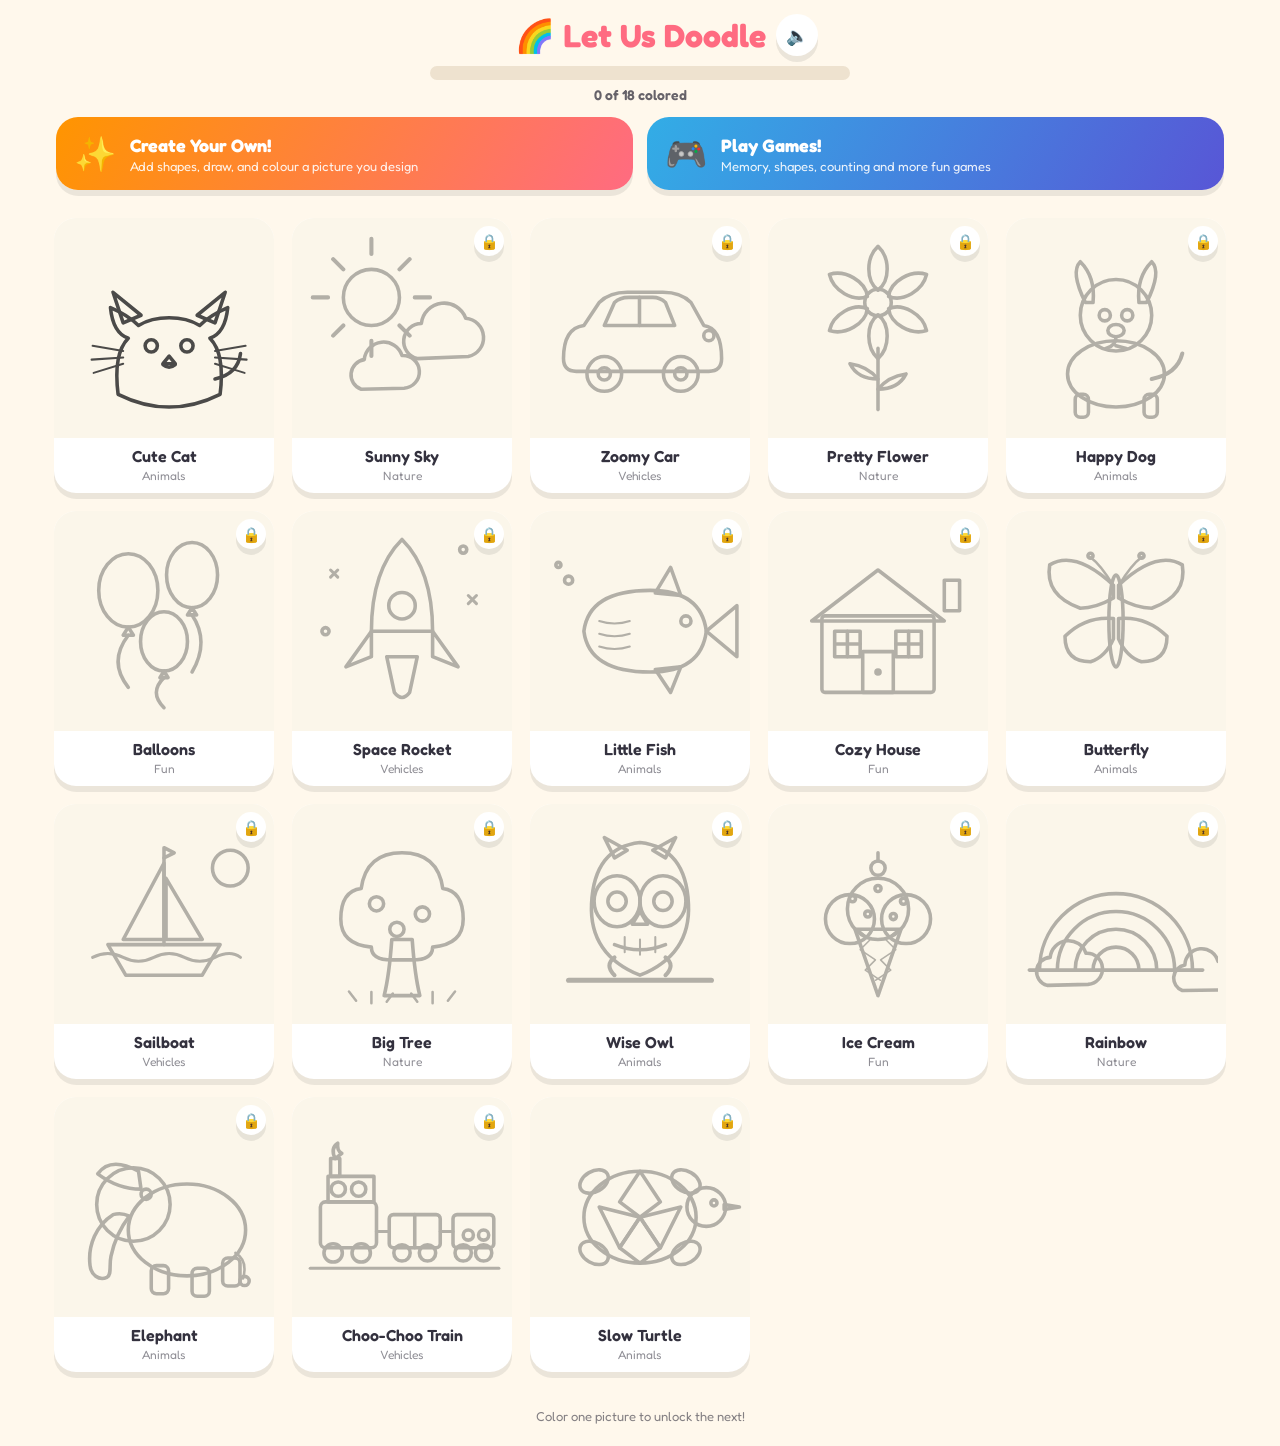
<file: index.html>
<!doctype html>
<html lang="en">
<head>
<meta charset="utf-8" />
<meta name="viewport" content="width=device-width, initial-scale=1, maximum-scale=1, user-scalable=no" />
<title>Let Us Doodle - Colour Fun Pictures Online</title>
<meta name="description" content="A free, mobile-friendly colouring book for kids. Colour hand-drawn pictures or design and colour your own!" />
<link rel="icon" type="image/svg+xml" href="favicon.svg" />
<link rel="apple-touch-icon" href="apple-touch-icon.png" />
<meta property="og:type" content="website" />
<meta property="og:title" content="Let Us Doodle - Colour Fun Pictures Online" />
<meta property="og:description" content="A free, mobile-friendly colouring book for kids. Colour hand-drawn pictures or design and colour your own!" />
<meta property="og:image" content="assets/og-image.png" />
<meta property="og:url" content="https://letusdoodle.in/" />
<meta name="twitter:card" content="summary_large_image" />
<link rel="preconnect" href="https://fonts.googleapis.com" />
<link href="https://fonts.googleapis.com/css2?family=Fredoka:wght@500;600;700&display=swap" rel="stylesheet" />
<link rel="stylesheet" href="css/style.css" />
</head>
<body>
  <header class="topbar">
    <div class="topbar-row">
      <span class="topbar-spacer"></span>
      <h1>🌈 Let Us Doodle</h1>
      <button id="musicBtn" class="icon-btn" aria-label="Turn music on">🔈</button>
    </div>
    <div class="progress-wrap">
      <div class="progress-track"><div id="progressBar" class="progress-fill"></div></div>
      <span id="progressText" class="progress-text">0 of 18 colored</span>
    </div>
  </header>

  <div id="banner" class="banner"></div>

  <div class="cta-row">
    <a href="create.html" class="create-cta">
      <span class="create-cta-icon">✨</span>
      <span class="create-cta-text">
        <strong>Create Your Own!</strong>
        <small>Add shapes, draw, and colour a picture you design</small>
      </span>
    </a>

    <a href="games.html" class="create-cta games-cta">
      <span class="create-cta-icon">🎮</span>
      <span class="create-cta-text">
        <strong>Play Games!</strong>
        <small>Memory, shapes, counting and more fun games</small>
      </span>
    </a>
  </div>

  <section id="creationsSection" class="creations-section" hidden>
    <h2 class="creations-title">My Creations</h2>
    <div id="creationsStrip" class="creations-strip"></div>
  </section>

  <main>
    <div id="grid" class="grid"></div>
  </main>

  <footer class="foot">Color one picture to unlock the next!</footer>

  <script type="module" src="js/gallery.js"></script>
</body>
</html>
</file>
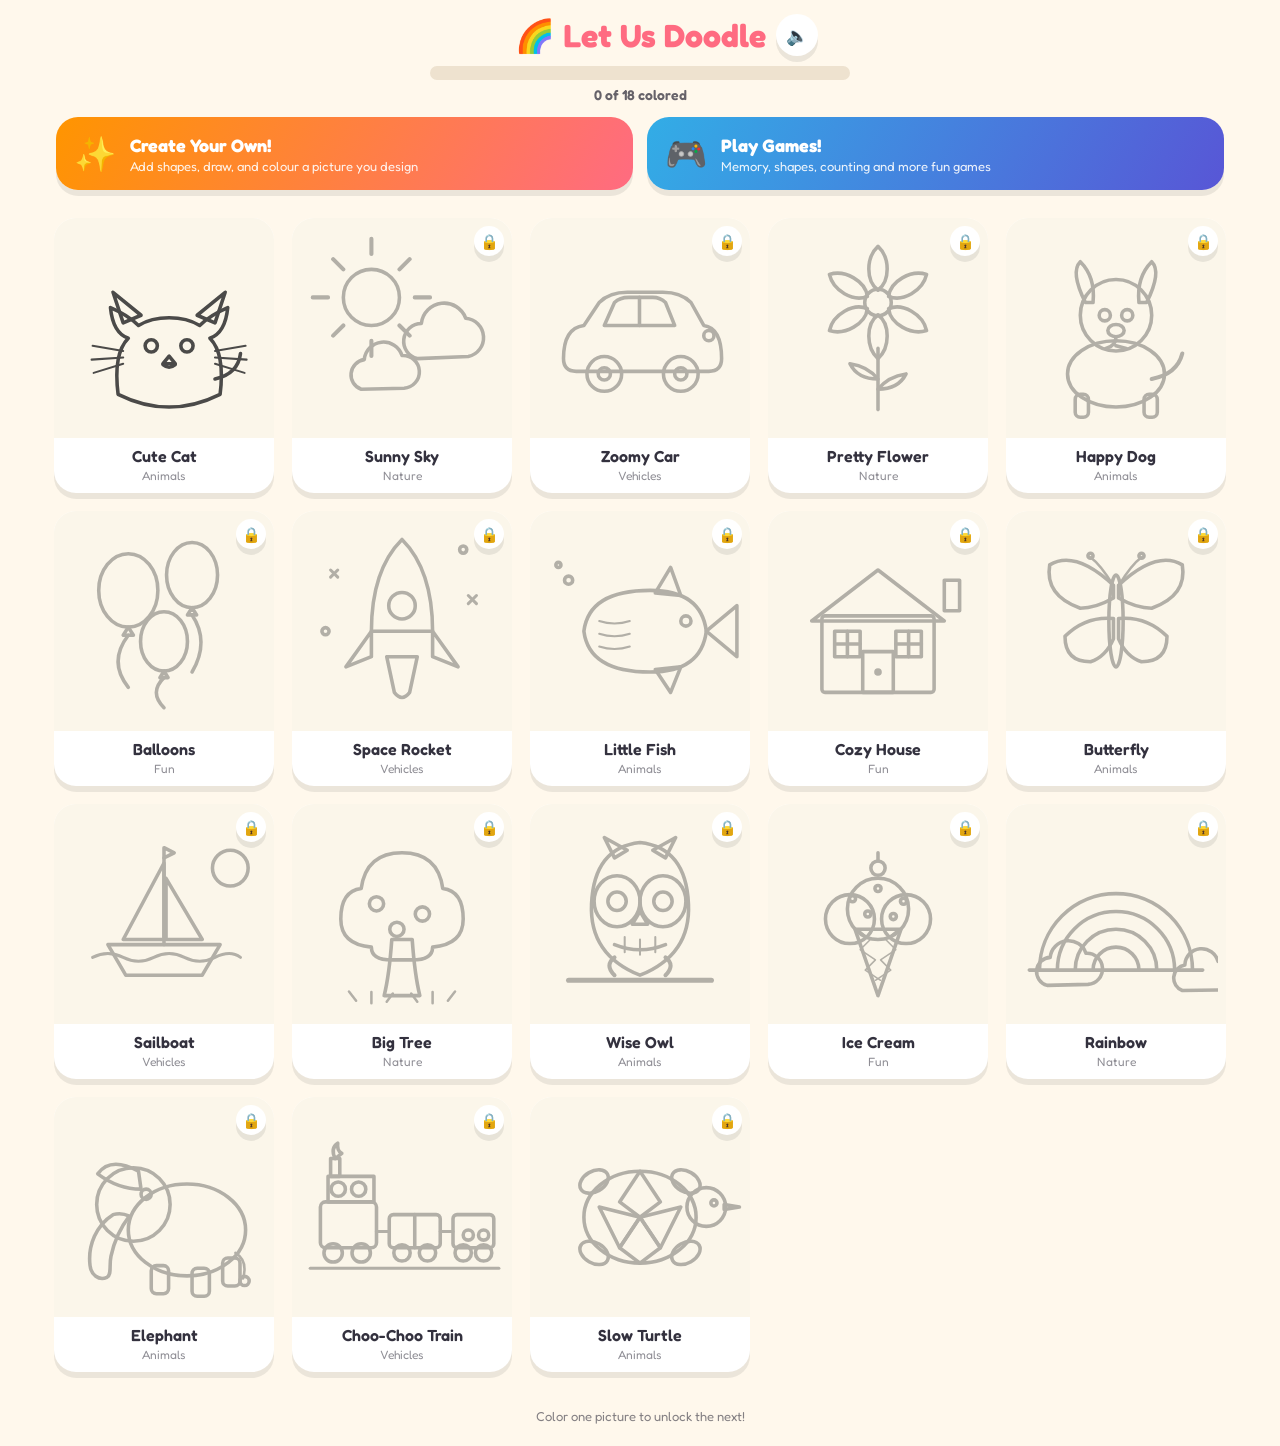
<file: color.html>
<!doctype html>
<html lang="en">
<head>
<meta charset="utf-8" />
<meta name="viewport" content="width=device-width, initial-scale=1, maximum-scale=1, user-scalable=no" />
<title>Colouring - Let Us Doodle</title>
<link rel="icon" type="image/svg+xml" href="favicon.svg" />
<link rel="apple-touch-icon" href="apple-touch-icon.png" />
<link rel="preconnect" href="https://fonts.googleapis.com" />
<link href="https://fonts.googleapis.com/css2?family=Fredoka:wght@500;600;700&display=swap" rel="stylesheet" />
<link rel="stylesheet" href="css/style.css" />
</head>
<body class="color-page">
  <header class="color-topbar">
    <button id="backBtn" class="icon-btn" aria-label="Back to gallery">←</button>
    <h1 id="picTitle">Loading…</h1>
    <button id="musicBtn" class="icon-btn" aria-label="Turn music on">🔈</button>
    <button id="resetBtn" class="icon-btn" aria-label="Start over">↺</button>
  </header>

  <main id="stage" class="stage">
    <div class="canvas-wrap">
      <canvas id="paintCanvas"></canvas>
      <canvas id="outlineCanvas"></canvas>
    </div>
    <div id="confetti" class="confetti-layer"></div>
  </main>

  <div class="toolbar">
    <div class="tool-row">
      <button id="toolBrush" class="tool-btn">🖌️ Brush</button>
      <button id="toolFill" class="tool-btn">🪣 Fill</button>
      <button id="undoBtn" class="tool-btn" disabled>⤺ Undo</button>
    </div>

    <div class="zoom-row">
      <span class="zoom-hint">🔍 Pinch the picture to zoom</span>
      <div class="zoom-controls">
        <button id="zoomOut" class="zoom-btn" aria-label="Zoom out">－</button>
        <span id="zoomLevelLabel" class="zoom-level">100%</span>
        <button id="zoomIn" class="zoom-btn" aria-label="Zoom in">＋</button>
      </div>
    </div>

    <div id="brushStyles" class="brush-styles"></div>

    <div class="size-row">
      <span>Size</span>
      <input id="brushSize" type="range" min="6" max="48" value="22" />
    </div>

    <div id="palette" class="palette"></div>
    <div class="custom-color-row">
      <label for="customColor">Custom color</label>
      <input id="customColor" type="color" value="#ff3b30" />
    </div>

    <button id="doneBtn" class="done-btn">I'm Done! ✓</button>
  </div>

  <script type="module" src="js/coloring.js"></script>
</body>
</html>
</file>
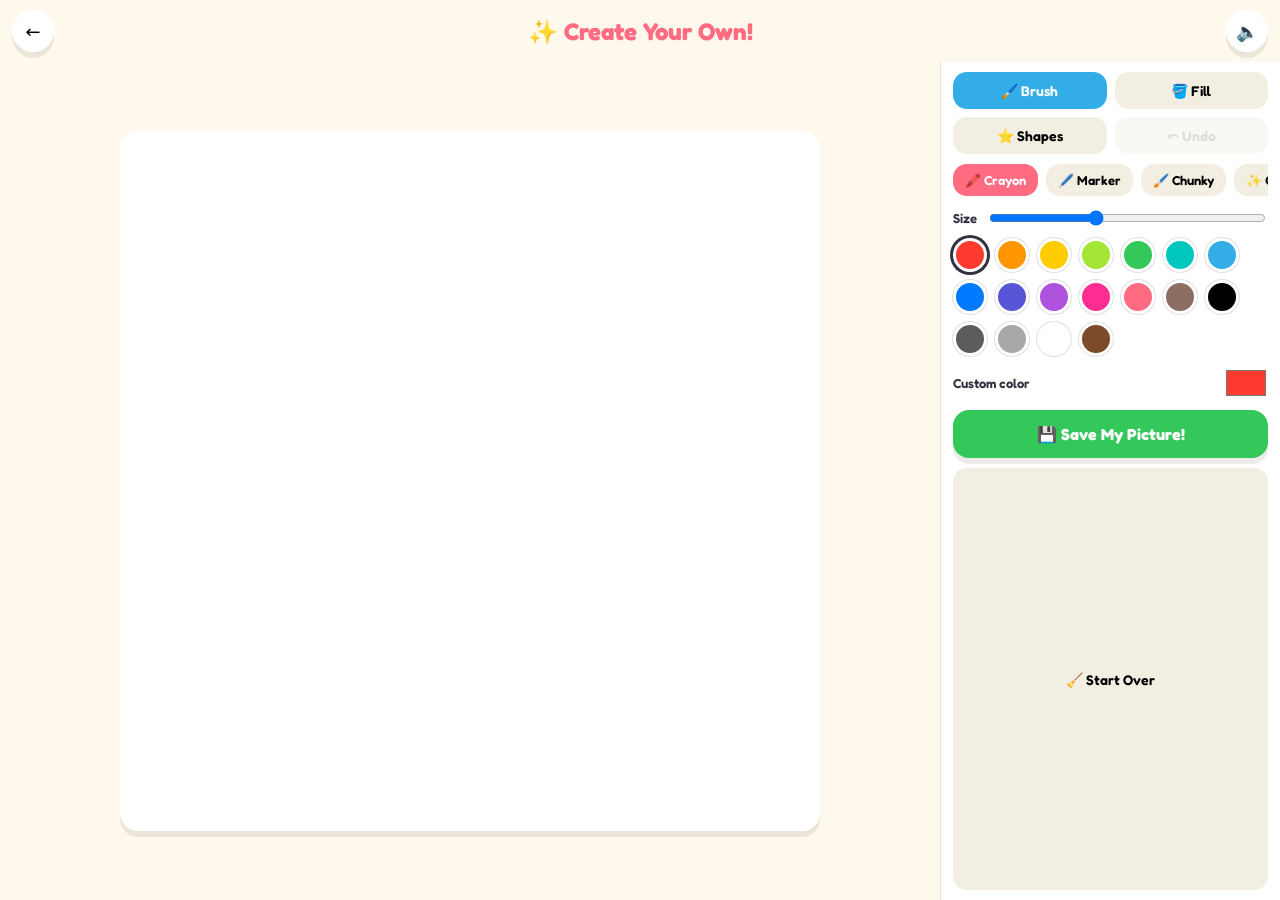
<file: create.html>
<!doctype html>
<html lang="en">
<head>
<meta charset="utf-8" />
<meta name="viewport" content="width=device-width, initial-scale=1, maximum-scale=1, user-scalable=no" />
<title>Create Your Own - Let Us Doodle</title>
<link rel="icon" type="image/svg+xml" href="favicon.svg" />
<link rel="apple-touch-icon" href="apple-touch-icon.png" />
<link rel="preconnect" href="https://fonts.googleapis.com" />
<link href="https://fonts.googleapis.com/css2?family=Fredoka:wght@500;600;700&display=swap" rel="stylesheet" />
<link rel="stylesheet" href="css/style.css" />
</head>
<body class="color-page">
  <header class="color-topbar">
    <button id="backBtn" class="icon-btn" aria-label="Back to gallery">←</button>
    <h1>✨ Create Your Own!</h1>
    <button id="musicBtn" class="icon-btn" aria-label="Turn music on">🔈</button>
  </header>

  <main id="stage" class="stage">
    <div class="canvas-wrap">
      <canvas id="paintCanvas"></canvas>
      <canvas id="shapesCanvas"></canvas>
      <canvas id="selectionCanvas"></canvas>
    </div>
    <div id="confetti" class="confetti-layer"></div>
  </main>

  <div class="toolbar">
    <div class="tool-row">
      <button id="toolBrush" class="tool-btn">🖌️ Brush</button>
      <button id="toolFill" class="tool-btn">🪣 Fill</button>
      <button id="toolShapes" class="tool-btn">⭐ Shapes</button>
      <button id="undoBtn" class="tool-btn" disabled>⤺ Undo</button>
    </div>

    <div id="brushStyles" class="brush-styles"></div>

    <div id="shapePalette" class="brush-styles" hidden></div>
    <button id="deleteShapeBtn" class="tool-btn danger-btn" hidden>🗑️ Delete Shape</button>

    <div id="sizeRow" class="size-row">
      <span>Size</span>
      <input id="brushSize" type="range" min="6" max="48" value="22" />
    </div>

    <div id="palette" class="palette"></div>
    <div class="custom-color-row">
      <label for="customColor">Custom color</label>
      <input id="customColor" type="color" value="#ff3b30" />
    </div>

    <button id="saveBtn" class="done-btn">💾 Save My Picture!</button>
    <button id="clearBtn" class="tool-btn">🧹 Start Over</button>
  </div>

  <script type="module" src="js/create.js"></script>
</body>
</html>
</file>
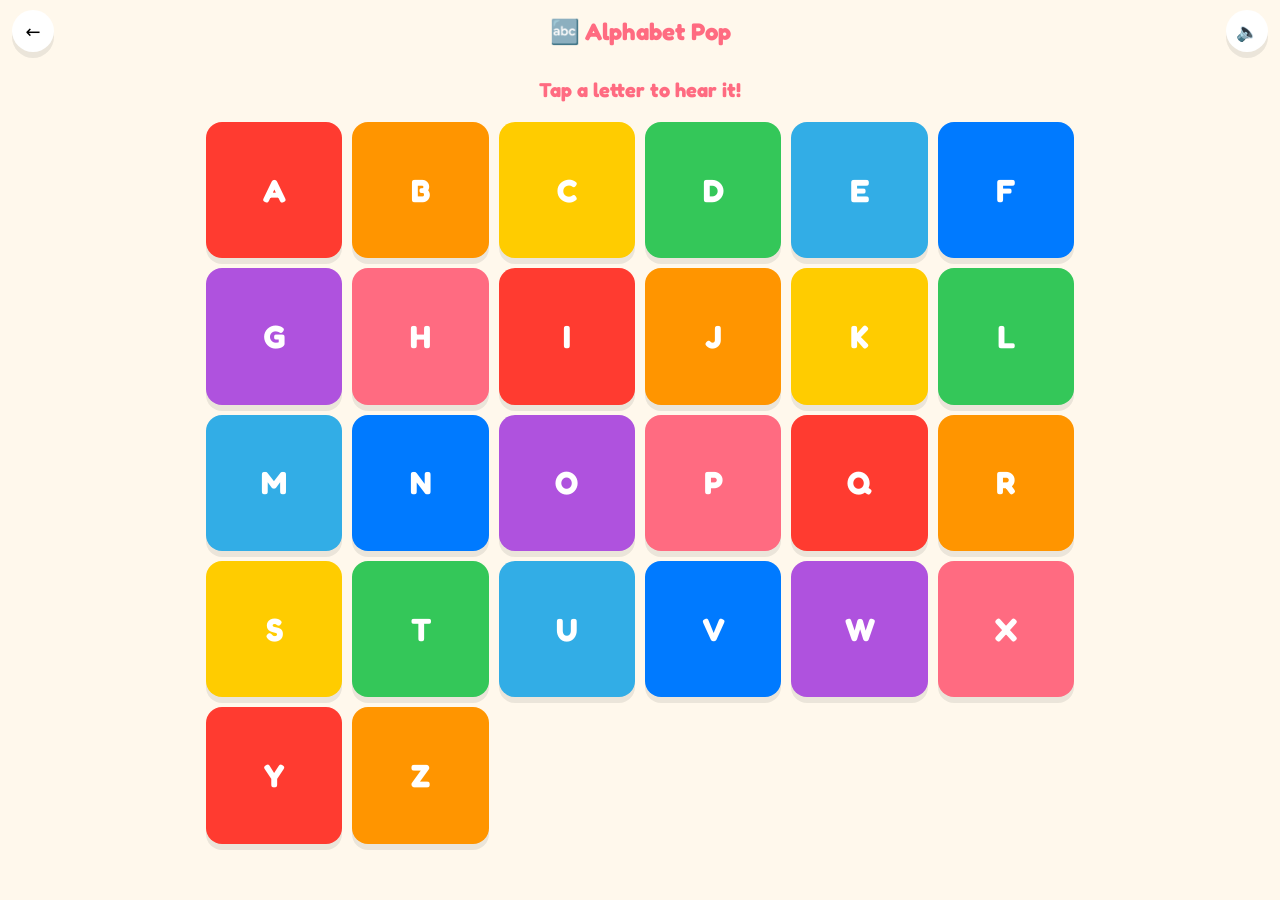
<file: game-alphabet.html>
<!doctype html>
<html lang="en">
<head>
<meta charset="utf-8" />
<meta name="viewport" content="width=device-width, initial-scale=1, maximum-scale=1, user-scalable=no" />
<title>Alphabet Pop - Let Us Doodle</title>
<link rel="icon" type="image/svg+xml" href="favicon.svg" />
<link rel="apple-touch-icon" href="apple-touch-icon.png" />
<link rel="preconnect" href="https://fonts.googleapis.com" />
<link href="https://fonts.googleapis.com/css2?family=Fredoka:wght@500;600;700&display=swap" rel="stylesheet" />
<link rel="stylesheet" href="css/style.css" />
</head>
<body>
  <header class="color-topbar">
    <button id="backBtn" class="icon-btn" aria-label="Back to games">←</button>
    <h1>🔤 Alphabet Pop</h1>
    <button id="musicBtn" class="icon-btn" aria-label="Turn music on">🔈</button>
  </header>

  <main class="game-main">
    <p class="game-prompt">Tap a letter to hear it!</p>
    <div class="game-play-area">
      <div id="letterGrid" class="letter-grid"></div>
      <div id="confetti" class="confetti-layer"></div>
    </div>
  </main>

  <script type="module" src="js/game-alphabet.js"></script>
</body>
</html>
</file>
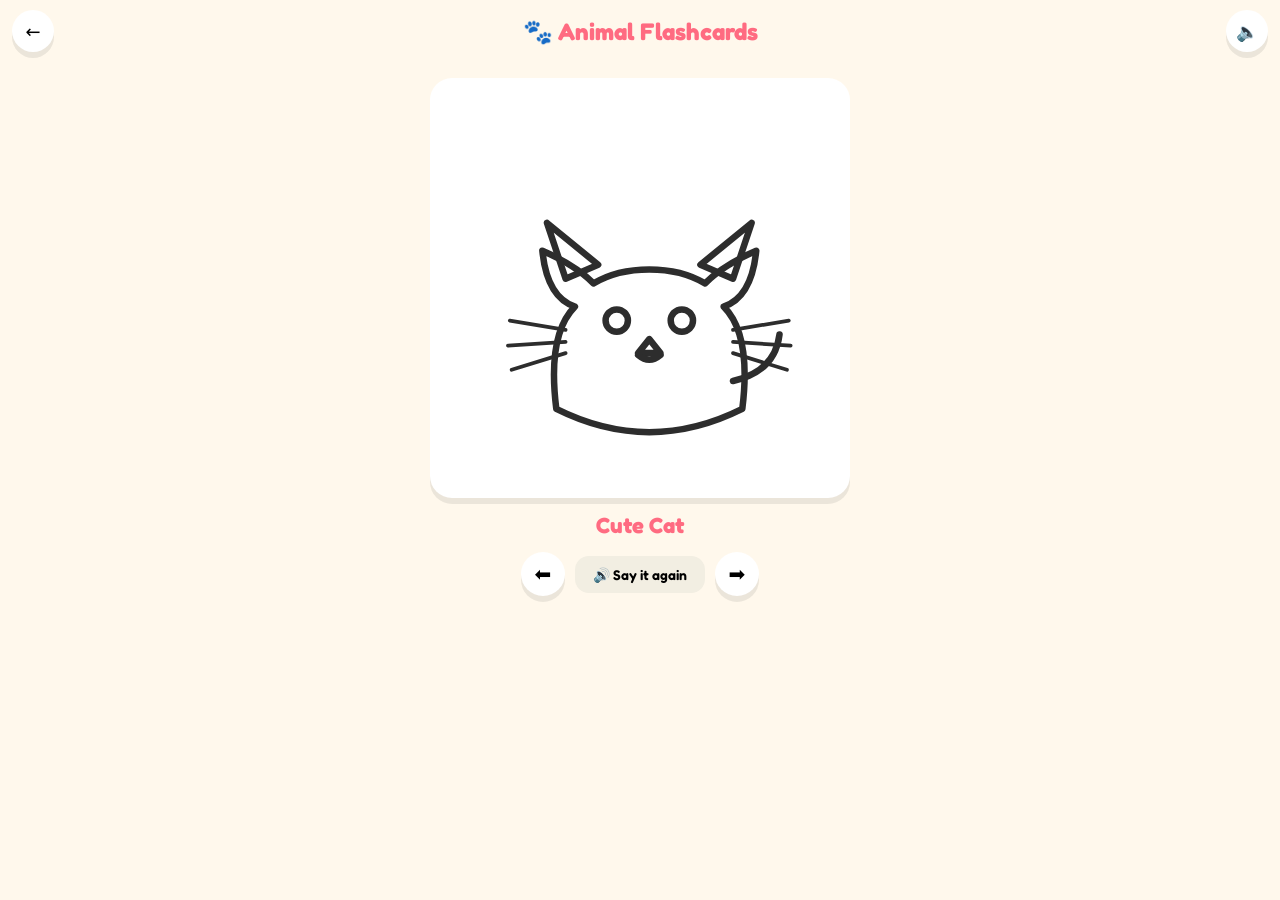
<file: game-animals.html>
<!doctype html>
<html lang="en">
<head>
<meta charset="utf-8" />
<meta name="viewport" content="width=device-width, initial-scale=1, maximum-scale=1, user-scalable=no" />
<title>Animal Flashcards - Let Us Doodle</title>
<link rel="icon" type="image/svg+xml" href="favicon.svg" />
<link rel="apple-touch-icon" href="apple-touch-icon.png" />
<link rel="preconnect" href="https://fonts.googleapis.com" />
<link href="https://fonts.googleapis.com/css2?family=Fredoka:wght@500;600;700&display=swap" rel="stylesheet" />
<link rel="stylesheet" href="css/style.css" />
</head>
<body>
  <header class="color-topbar">
    <button id="backBtn" class="icon-btn" aria-label="Back to games">←</button>
    <h1>🐾 Animal Flashcards</h1>
    <button id="musicBtn" class="icon-btn" aria-label="Turn music on">🔈</button>
  </header>

  <main class="game-main">
    <div class="flashcard-wrap">
      <button id="flashcard" class="flashcard" aria-label="Tap to hear the animal's name again">
        <img id="cardImg" src="" alt="" />
      </button>
      <div id="cardLabel" class="flashcard-label"></div>
      <div class="flashcard-controls">
        <button id="prevBtn" class="game-icon-btn" aria-label="Previous animal">⬅️</button>
        <button id="repeatBtn" class="tool-btn">🔊 Say it again</button>
        <button id="nextBtn" class="game-icon-btn" aria-label="Next animal">➡️</button>
      </div>
    </div>
  </main>

  <script type="module" src="js/game-animals.js"></script>
</body>
</html>
</file>
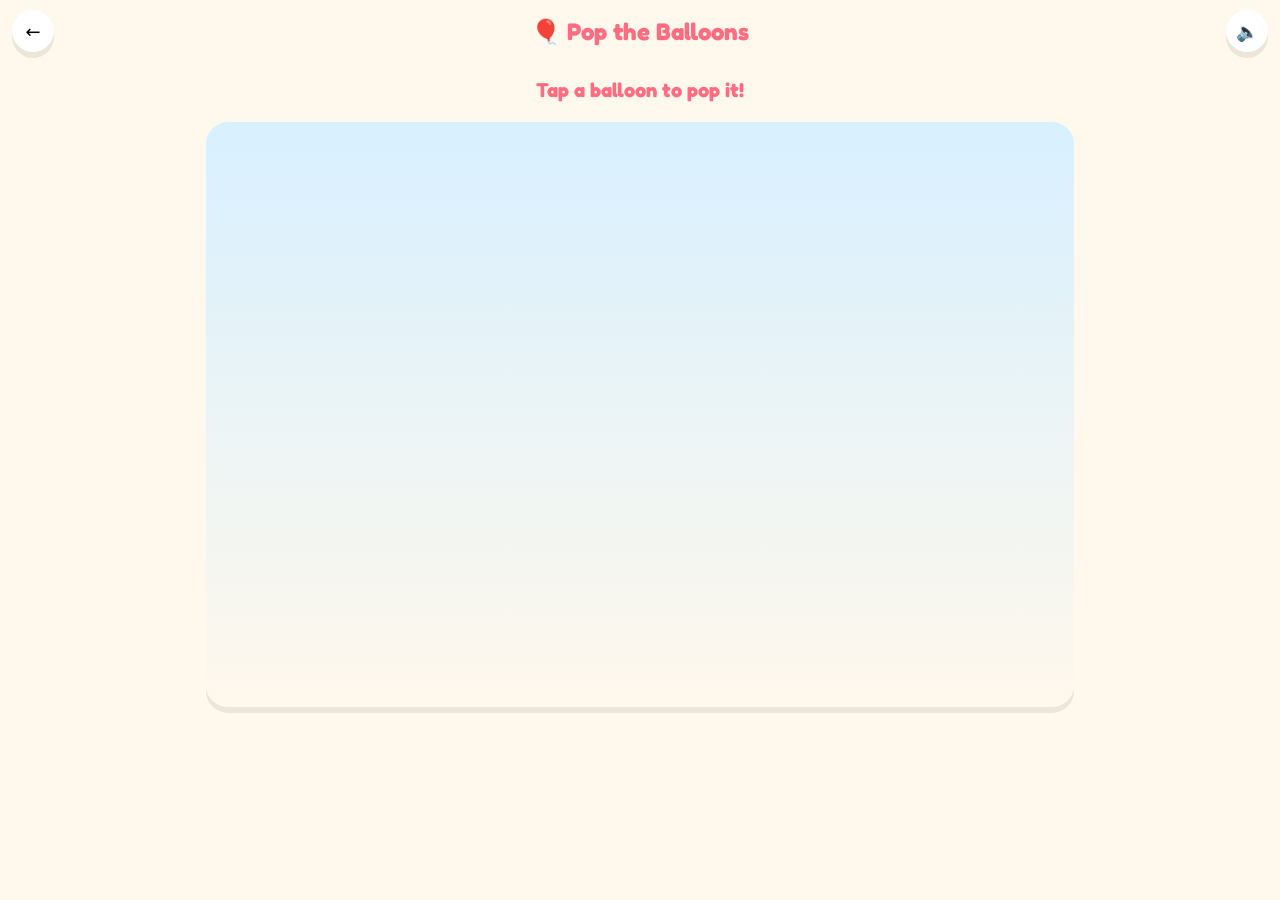
<file: game-balloons.html>
<!doctype html>
<html lang="en">
<head>
<meta charset="utf-8" />
<meta name="viewport" content="width=device-width, initial-scale=1, maximum-scale=1, user-scalable=no" />
<title>Pop the Balloons - Let Us Doodle</title>
<link rel="icon" type="image/svg+xml" href="favicon.svg" />
<link rel="apple-touch-icon" href="apple-touch-icon.png" />
<link rel="preconnect" href="https://fonts.googleapis.com" />
<link href="https://fonts.googleapis.com/css2?family=Fredoka:wght@500;600;700&display=swap" rel="stylesheet" />
<link rel="stylesheet" href="css/style.css" />
</head>
<body>
  <header class="color-topbar">
    <button id="backBtn" class="icon-btn" aria-label="Back to games">←</button>
    <h1>🎈 Pop the Balloons</h1>
    <button id="musicBtn" class="icon-btn" aria-label="Turn music on">🔈</button>
  </header>

  <main class="game-main">
    <p id="promptText" class="game-prompt">Tap a balloon to pop it!</p>
    <div id="balloonField" class="balloon-field"></div>
  </main>

  <script type="module" src="js/game-balloons.js"></script>
</body>
</html>
</file>
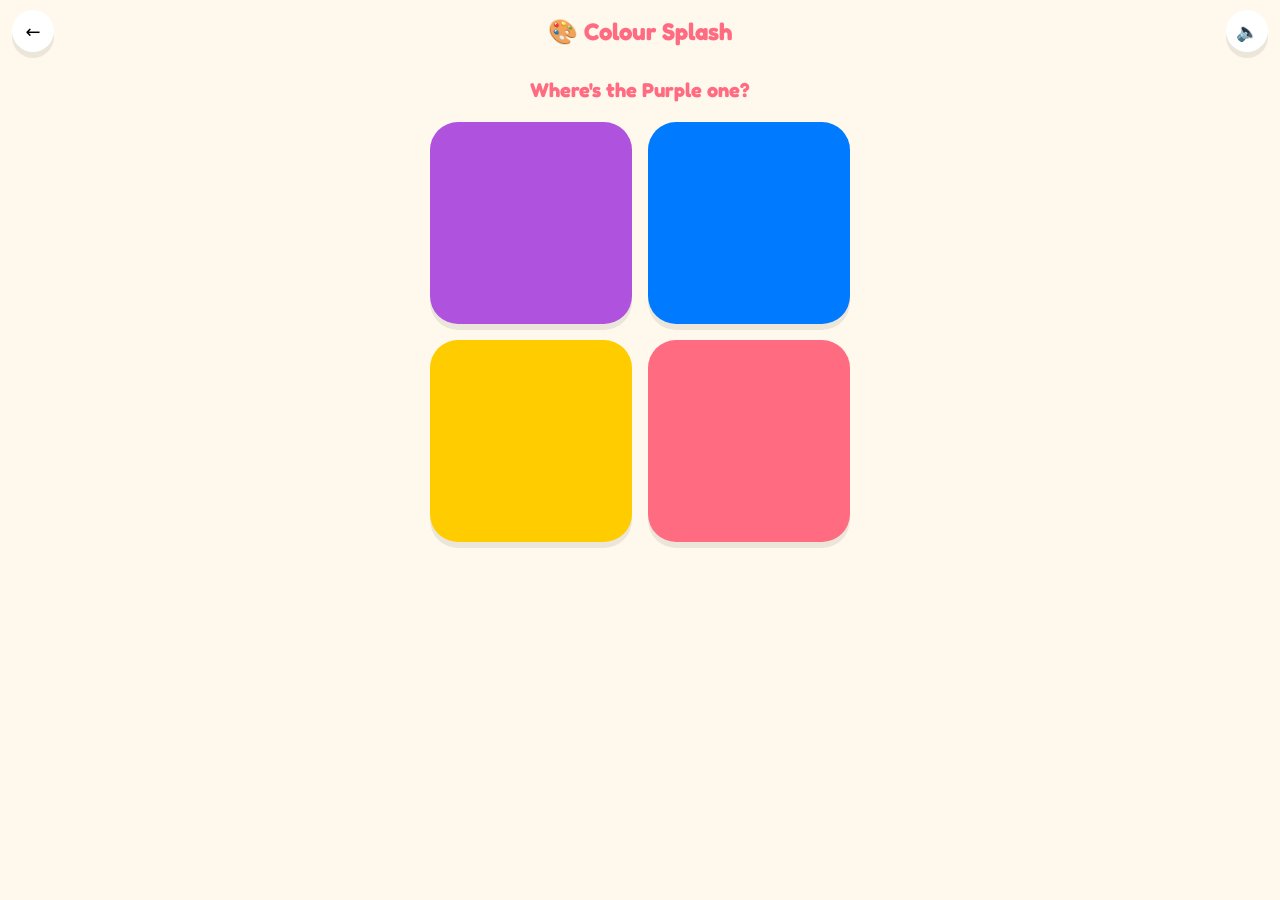
<file: game-colors.html>
<!doctype html>
<html lang="en">
<head>
<meta charset="utf-8" />
<meta name="viewport" content="width=device-width, initial-scale=1, maximum-scale=1, user-scalable=no" />
<title>Colour Splash - Let Us Doodle</title>
<link rel="icon" type="image/svg+xml" href="favicon.svg" />
<link rel="apple-touch-icon" href="apple-touch-icon.png" />
<link rel="preconnect" href="https://fonts.googleapis.com" />
<link href="https://fonts.googleapis.com/css2?family=Fredoka:wght@500;600;700&display=swap" rel="stylesheet" />
<link rel="stylesheet" href="css/style.css" />
</head>
<body>
  <header class="color-topbar">
    <button id="backBtn" class="icon-btn" aria-label="Back to games">←</button>
    <h1>🎨 Colour Splash</h1>
    <button id="musicBtn" class="icon-btn" aria-label="Turn music on">🔈</button>
  </header>

  <main class="game-main">
    <p id="promptText" class="game-prompt">Let's find some colours!</p>
    <div class="game-play-area">
      <div id="colorGrid" class="color-grid"></div>
      <div id="confetti" class="confetti-layer"></div>
    </div>
  </main>

  <script type="module" src="js/game-colors.js"></script>
</body>
</html>
</file>
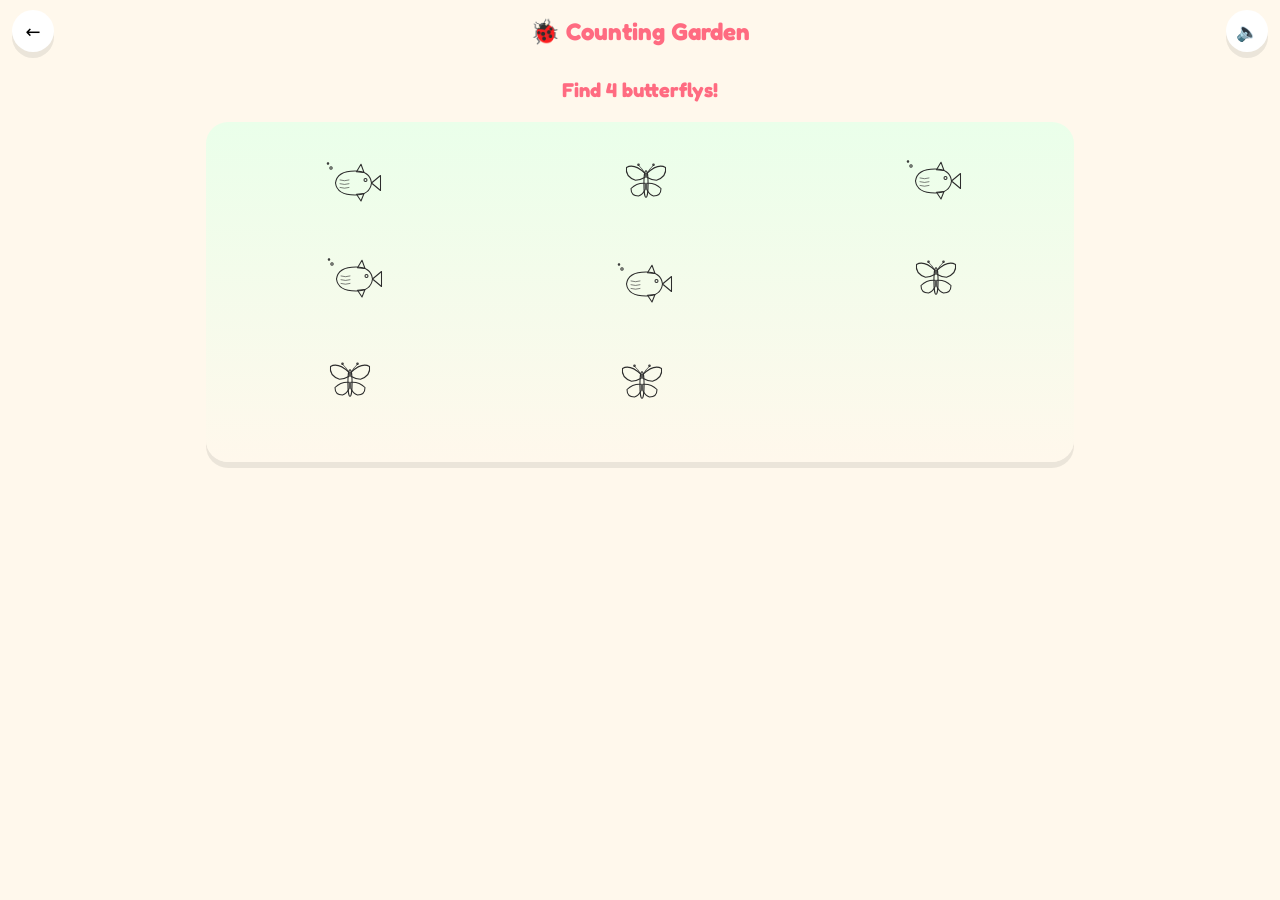
<file: game-counting.html>
<!doctype html>
<html lang="en">
<head>
<meta charset="utf-8" />
<meta name="viewport" content="width=device-width, initial-scale=1, maximum-scale=1, user-scalable=no" />
<title>Counting Garden - Let Us Doodle</title>
<link rel="icon" type="image/svg+xml" href="favicon.svg" />
<link rel="apple-touch-icon" href="apple-touch-icon.png" />
<link rel="preconnect" href="https://fonts.googleapis.com" />
<link href="https://fonts.googleapis.com/css2?family=Fredoka:wght@500;600;700&display=swap" rel="stylesheet" />
<link rel="stylesheet" href="css/style.css" />
</head>
<body>
  <header class="color-topbar">
    <button id="backBtn" class="icon-btn" aria-label="Back to games">←</button>
    <h1>🐞 Counting Garden</h1>
    <button id="musicBtn" class="icon-btn" aria-label="Turn music on">🔈</button>
  </header>

  <main class="game-main">
    <p id="promptText" class="game-prompt">Let's count!</p>
    <div class="game-play-area">
      <div id="gardenField" class="garden-field"></div>
      <div id="confetti" class="confetti-layer"></div>
    </div>
  </main>

  <script type="module" src="js/game-counting.js"></script>
</body>
</html>
</file>
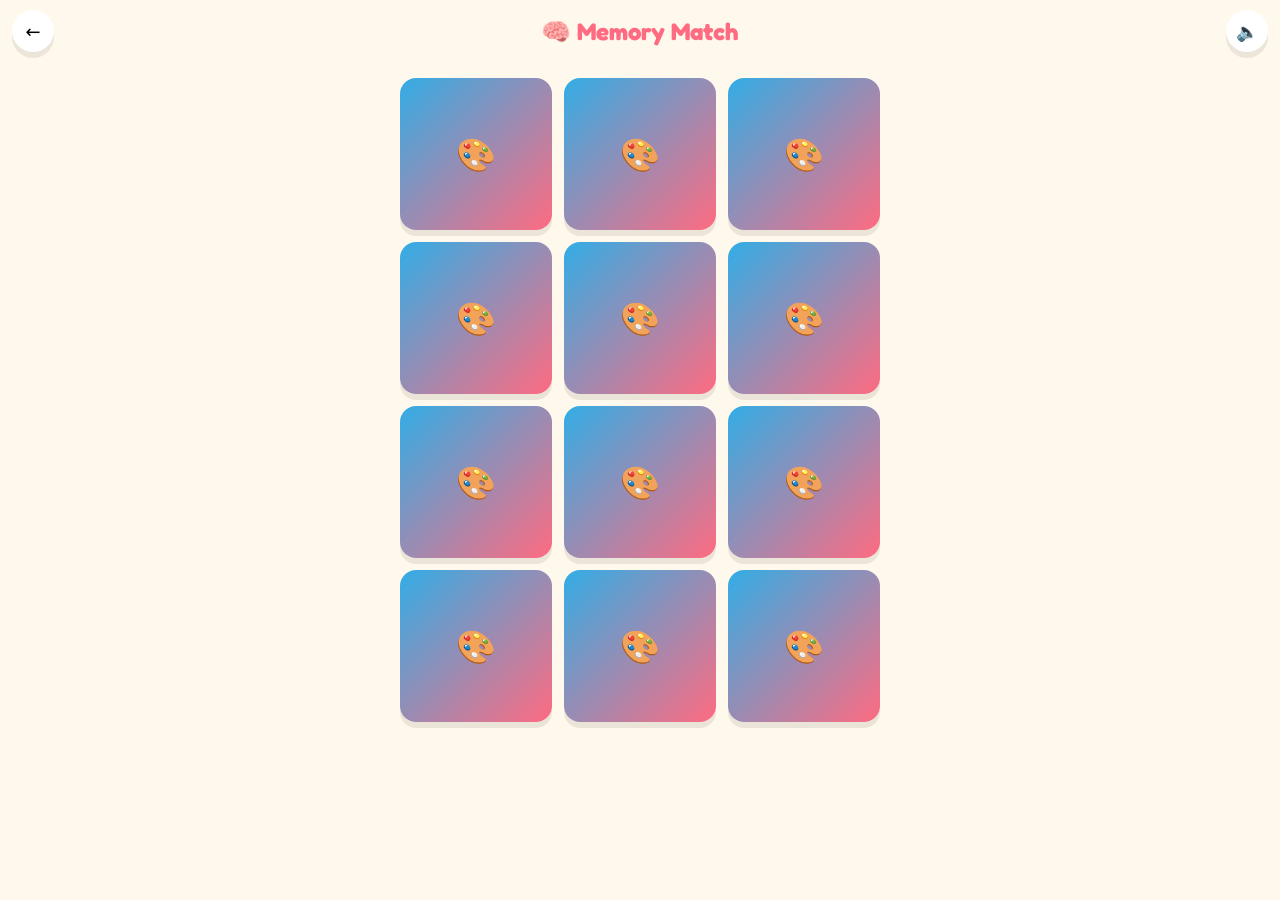
<file: game-memory.html>
<!doctype html>
<html lang="en">
<head>
<meta charset="utf-8" />
<meta name="viewport" content="width=device-width, initial-scale=1, maximum-scale=1, user-scalable=no" />
<title>Memory Match - Let Us Doodle</title>
<link rel="icon" type="image/svg+xml" href="favicon.svg" />
<link rel="apple-touch-icon" href="apple-touch-icon.png" />
<link rel="preconnect" href="https://fonts.googleapis.com" />
<link href="https://fonts.googleapis.com/css2?family=Fredoka:wght@500;600;700&display=swap" rel="stylesheet" />
<link rel="stylesheet" href="css/style.css" />
</head>
<body>
  <header class="color-topbar">
    <button id="backBtn" class="icon-btn" aria-label="Back to games">←</button>
    <h1>🧠 Memory Match</h1>
    <button id="musicBtn" class="icon-btn" aria-label="Turn music on">🔈</button>
  </header>

  <main class="game-main">
    <div class="game-play-area">
      <div id="memoryGrid" class="memory-grid"></div>
      <div id="confetti" class="confetti-layer"></div>
    </div>
    <button id="playAgainBtn" class="done-btn game-play-again" hidden>🔄 Play Again</button>
  </main>

  <script type="module" src="js/game-memory.js"></script>
</body>
</html>
</file>
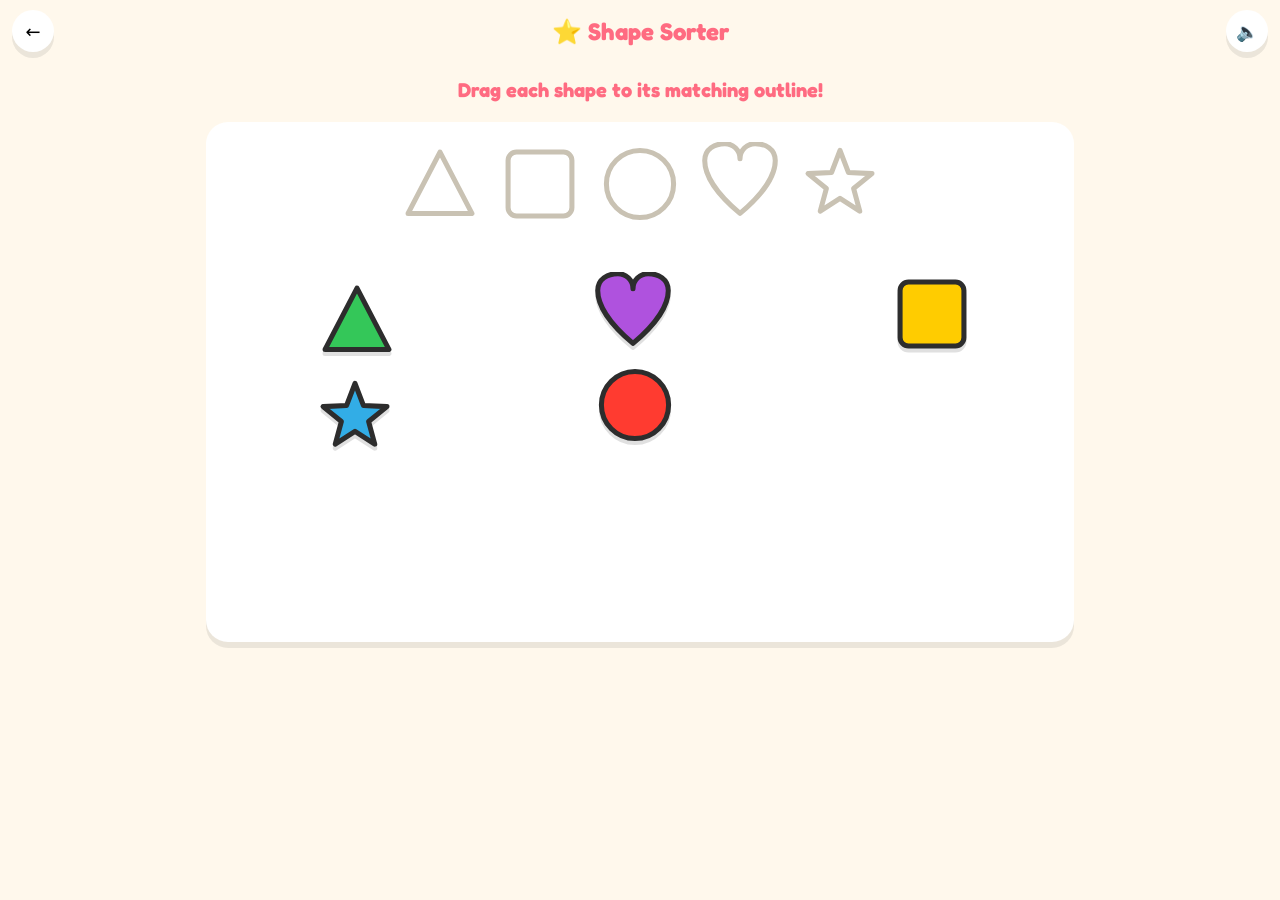
<file: game-shapes.html>
<!doctype html>
<html lang="en">
<head>
<meta charset="utf-8" />
<meta name="viewport" content="width=device-width, initial-scale=1, maximum-scale=1, user-scalable=no" />
<title>Shape Sorter - Let Us Doodle</title>
<link rel="icon" type="image/svg+xml" href="favicon.svg" />
<link rel="apple-touch-icon" href="apple-touch-icon.png" />
<link rel="preconnect" href="https://fonts.googleapis.com" />
<link href="https://fonts.googleapis.com/css2?family=Fredoka:wght@500;600;700&display=swap" rel="stylesheet" />
<link rel="stylesheet" href="css/style.css" />
</head>
<body>
  <header class="color-topbar">
    <button id="backBtn" class="icon-btn" aria-label="Back to games">←</button>
    <h1>⭐ Shape Sorter</h1>
    <button id="musicBtn" class="icon-btn" aria-label="Turn music on">🔈</button>
  </header>

  <main class="game-main">
    <p class="game-prompt">Drag each shape to its matching outline!</p>
    <div id="sorterStage" class="sorter-stage">
      <div id="sorterBoard" class="sorter-board"></div>
      <div id="confetti" class="confetti-layer"></div>
    </div>
    <button id="playAgainBtn" class="done-btn game-play-again" hidden>🔄 New Shapes</button>
  </main>

  <script type="module" src="js/game-shapes.js"></script>
</body>
</html>
</file>
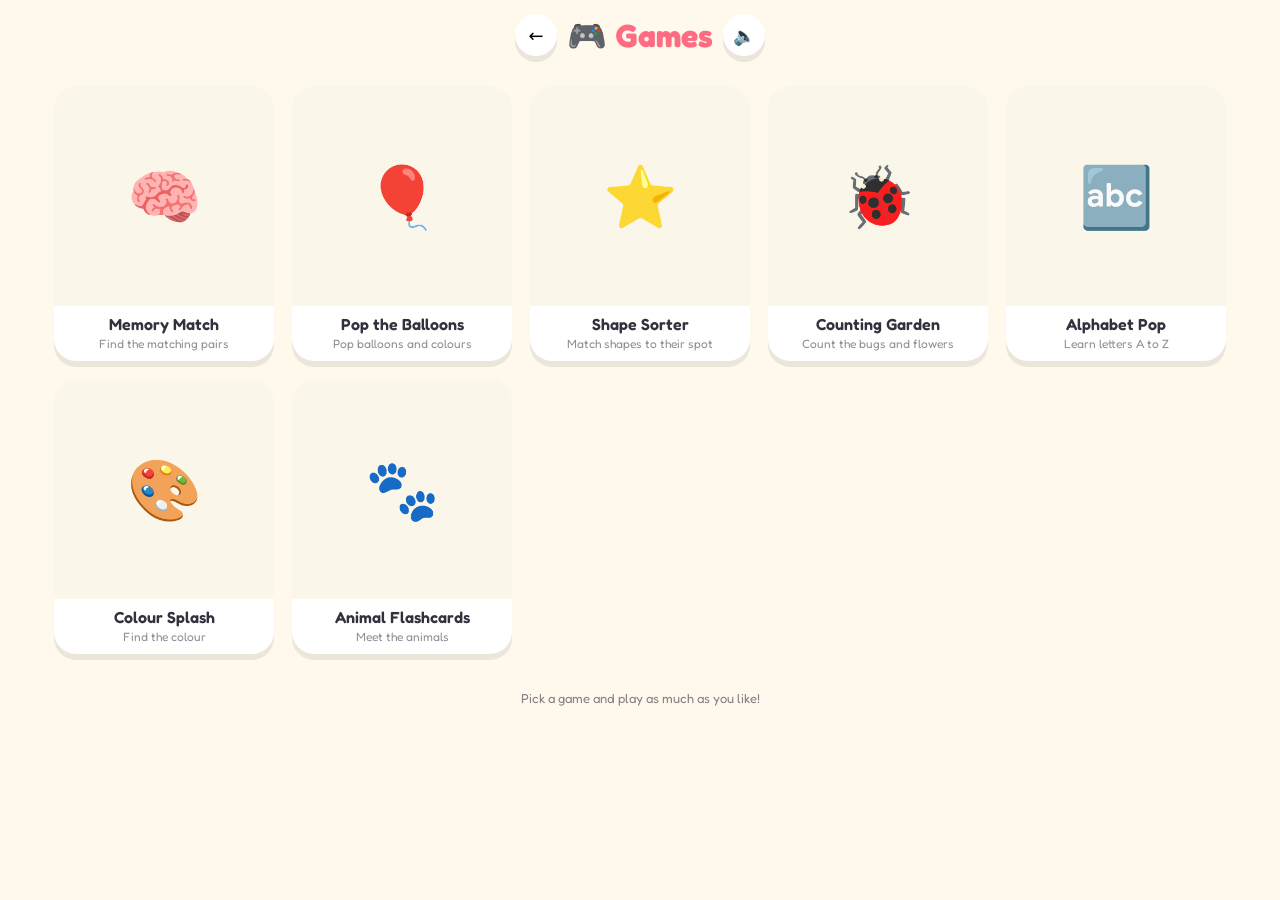
<file: games.html>
<!doctype html>
<html lang="en">
<head>
<meta charset="utf-8" />
<meta name="viewport" content="width=device-width, initial-scale=1, maximum-scale=1, user-scalable=no" />
<title>Games - Let Us Doodle</title>
<link rel="icon" type="image/svg+xml" href="favicon.svg" />
<link rel="apple-touch-icon" href="apple-touch-icon.png" />
<link rel="preconnect" href="https://fonts.googleapis.com" />
<link href="https://fonts.googleapis.com/css2?family=Fredoka:wght@500;600;700&display=swap" rel="stylesheet" />
<link rel="stylesheet" href="css/style.css" />
</head>
<body>
  <header class="topbar">
    <div class="topbar-row">
      <button id="backBtn" class="icon-btn" aria-label="Back to home">←</button>
      <h1>🎮 Games</h1>
      <button id="musicBtn" class="icon-btn" aria-label="Turn music on">🔈</button>
    </div>
  </header>

  <main>
    <div id="gamesGrid" class="grid"></div>
  </main>

  <footer class="foot">Pick a game and play as much as you like!</footer>

  <script type="module" src="js/games.js"></script>
</body>
</html>
</file>
<file: css/style.css>
:root {
  --bg: #fff8ec;
  --card: #ffffff;
  --ink: #33313e;
  --accent: #ff6b81;
  --accent2: #34c759;
  --accent3: #32ade6;
  --shadow: 0 6px 0 rgba(0,0,0,0.08);
  --radius: 22px;
}

* { box-sizing: border-box; }
[hidden] { display: none !important; }

html, body {
  margin: 0;
  height: 100%;
  background: var(--bg);
  color: var(--ink);
  font-family: 'Fredoka', system-ui, sans-serif;
  -webkit-tap-highlight-color: transparent;
}

button {
  font-family: inherit;
  cursor: pointer;
  border: none;
}

/* ---------- Gallery page ---------- */

.topbar {
  padding: 14px 16px 10px;
  text-align: center;
}

.topbar-row {
  display: flex;
  align-items: center;
  justify-content: center;
  gap: 10px;
  margin-bottom: 10px;
}

.topbar-spacer { width: 42px; flex: 0 0 auto; }

.topbar h1 {
  margin: 0;
  font-size: clamp(22px, 6vw, 32px);
  color: var(--accent);
}

.progress-wrap {
  max-width: 420px;
  margin: 0 auto;
}

.progress-track {
  height: 14px;
  background: #eee2cf;
  border-radius: 999px;
  overflow: hidden;
}

.progress-fill {
  height: 100%;
  width: 0%;
  background: linear-gradient(90deg, #ff9500, #ffcc00, #34c759, #32ade6, #af52de);
  transition: width 0.4s ease;
}

.progress-text {
  display: block;
  margin-top: 6px;
  font-size: 14px;
  font-weight: 600;
  opacity: 0.75;
}

.banner {
  display: none;
  margin: 0 16px 10px;
  padding: 12px;
  text-align: center;
  border-radius: 16px;
  background: #fff1c2;
  font-weight: 600;
  color: #7a5a00;
}
.banner.show { display: block; }

.grid {
  display: grid;
  grid-template-columns: repeat(2, 1fr);
  gap: 14px;
  padding: 10px 14px 28px;
  max-width: 1200px;
  margin: 0 auto;
}

@media (min-width: 560px) {
  .grid { grid-template-columns: repeat(3, 1fr); }
}
@media (min-width: 860px) {
  .grid { grid-template-columns: repeat(4, 1fr); gap: 18px; }
}
@media (min-width: 1140px) {
  .grid { grid-template-columns: repeat(5, 1fr); }
}

.card {
  display: block;
  background: var(--card);
  border-radius: var(--radius);
  box-shadow: var(--shadow);
  text-decoration: none;
  color: inherit;
  overflow: hidden;
  transition: transform 0.15s ease;
}
a.card:active { transform: scale(0.96); }

.card-thumb {
  position: relative;
  aspect-ratio: 1 / 1;
  background: #fbf6ea;
  display: flex;
  align-items: center;
  justify-content: center;
}
.card-thumb img { width: 100%; height: 100%; object-fit: contain; padding: 8px; }
.card-thumb .outline-preview { opacity: 0.85; }

.card.locked .card-thumb img { filter: grayscale(1); opacity: 0.35; }
.card.locked { pointer-events: none; }

.lock-badge, .check-badge {
  position: absolute;
  top: 8px;
  right: 8px;
  width: 30px;
  height: 30px;
  border-radius: 50%;
  display: flex;
  align-items: center;
  justify-content: center;
  font-size: 15px;
  background: #fff;
  box-shadow: var(--shadow);
}
.check-badge { background: var(--accent2); color: #fff; }
.star-badge {
  width: auto;
  border-radius: 999px;
  padding: 3px 9px;
  font-size: 13px;
  background: #ffcc00;
  color: #5c4300;
}

.game-thumb { font-size: 60px; }

.card-label {
  padding: 8px 10px 0;
  font-weight: 600;
  font-size: clamp(13px, 3.2vw, 16px);
  text-align: center;
}
.card-theme {
  padding: 2px 10px 10px;
  text-align: center;
  font-size: 12px;
  opacity: 0.55;
}

.foot {
  text-align: center;
  padding: 8px 16px 22px;
  font-size: 13px;
  opacity: 0.6;
}

.cta-row {
  display: flex;
  flex-wrap: wrap;
  gap: 14px;
  max-width: 1200px;
  margin: 4px auto 18px;
  padding: 0 16px;
}
.create-cta {
  display: flex;
  align-items: center;
  gap: 14px;
  padding: 16px 18px;
  flex: 1 1 280px;
  border-radius: var(--radius);
  background: linear-gradient(120deg, #ff9500, #ff6b81);
  color: #fff;
  text-decoration: none;
  box-shadow: var(--shadow);
}
.create-cta:active { transform: scale(0.98); }
.games-cta { background: linear-gradient(120deg, #32ade6, #5856d6); }
.create-cta-icon { font-size: 34px; }
.create-cta-text { display: flex; flex-direction: column; gap: 2px; }
.create-cta-text strong { font-size: 18px; }
.create-cta-text small { font-size: 13px; opacity: 0.9; }

.creations-section {
  max-width: 1200px;
  margin: 0 auto 18px;
  padding: 0 16px;
}
.creations-title {
  margin: 0 0 10px;
  font-size: 16px;
  color: var(--ink);
}
.creations-strip {
  display: flex;
  gap: 12px;
  overflow-x: auto;
  padding-bottom: 4px;
}
.creation-card {
  position: relative;
  flex: 0 0 auto;
  width: 110px;
  aspect-ratio: 1 / 1;
  border-radius: 16px;
  overflow: hidden;
  background: #fff;
  box-shadow: var(--shadow);
  display: block;
}
.creation-card img { width: 100%; height: 100%; object-fit: contain; }
.creation-delete {
  position: absolute;
  top: 4px;
  right: 4px;
  width: 24px;
  height: 24px;
  border-radius: 50%;
  background: rgba(0,0,0,0.55);
  color: #fff;
  font-size: 13px;
  line-height: 1;
}

/* ---------- Coloring page ---------- */

body.color-page {
  display: grid;
  grid-template-columns: minmax(0, 1fr);
  grid-template-rows: auto 1fr auto;
  height: 100vh;
  height: 100dvh;
  overflow: hidden;
}

.color-topbar {
  display: flex;
  align-items: center;
  gap: 10px;
  padding: 10px 12px;
}
.color-topbar h1 {
  flex: 1;
  margin: 0;
  text-align: center;
  font-size: clamp(18px, 5vw, 24px);
  color: var(--accent);
}

.icon-btn {
  width: 42px;
  height: 42px;
  border-radius: 50%;
  background: #fff;
  box-shadow: var(--shadow);
  font-size: 18px;
}
.icon-btn:active { transform: translateY(2px); box-shadow: none; }

.stage {
  position: relative;
  display: flex;
  align-items: center;
  justify-content: center;
  padding: 6px;
  overflow: hidden;
  touch-action: none;
}
.stage.cursor-fill .canvas-wrap { cursor: crosshair; }

.canvas-wrap {
  position: relative;
  width: min(94vw, 60vh, 640px);
  aspect-ratio: 1 / 1;
  background: #fff;
  border-radius: 18px;
  box-shadow: var(--shadow);
  touch-action: none;
  transform: translate(0, 0) scale(1);
  transform-origin: center center;
  transition: transform 0.12s ease;
}

.canvas-wrap canvas {
  position: absolute;
  inset: 0;
  width: 100%;
  height: 100%;
  border-radius: 18px;
}
#outlineCanvas, #shapesCanvas, #selectionCanvas { pointer-events: none; }

.confetti-layer {
  position: absolute;
  inset: 0;
  pointer-events: none;
  overflow: hidden;
  display: none;
}
.confetti-layer.active { display: block; }
.confetti-piece {
  position: absolute;
  top: -20px;
  width: 10px;
  height: 14px;
  border-radius: 3px;
  animation-name: fall;
  animation-timing-function: ease-in;
  animation-fill-mode: forwards;
}
@keyframes fall {
  to { transform: translateY(115%) rotate(360deg); opacity: 0.3; }
}

.toolbar {
  min-width: 0;
  background: var(--card);
  border-top-left-radius: 20px;
  border-top-right-radius: 20px;
  box-shadow: 0 -4px 14px rgba(0,0,0,0.06);
  padding: 10px 12px calc(10px + env(safe-area-inset-bottom));
  display: flex;
  flex-direction: column;
  gap: 10px;
}

.tool-row {
  display: flex;
  flex-wrap: wrap;
  gap: 8px;
}
.tool-btn {
  flex: 1 1 100px;
  min-width: 0;
  padding: 10px 6px;
  border-radius: 14px;
  background: #f2eee2;
  font-weight: 600;
  font-size: 14px;
}
.tool-btn.selected { background: var(--accent3); color: #fff; }
.tool-btn:disabled { opacity: 0.4; }
.tool-btn.danger-btn { background: #ffe1e0; color: #b3261e; }
.tool-btn.danger-btn:disabled { opacity: 0.35; }

.brush-styles {
  min-width: 0;
  display: flex;
  gap: 8px;
  overflow-x: auto;
  padding-bottom: 2px;
}
.brush-btn {
  flex: 0 0 auto;
  padding: 8px 12px;
  border-radius: 14px;
  background: #f2eee2;
  font-size: 13px;
  font-weight: 600;
  white-space: nowrap;
}
.brush-btn.selected { background: var(--accent); color: #fff; }

.size-row {
  display: flex;
  align-items: center;
  gap: 10px;
  font-size: 13px;
  font-weight: 600;
}
.size-row input[type="range"] { flex: 1; }

.zoom-row {
  display: flex;
  align-items: center;
  gap: 10px;
  min-width: 0;
}
.zoom-hint {
  flex: 1;
  min-width: 0;
  font-size: 12px;
  font-weight: 600;
  opacity: 0.6;
  white-space: nowrap;
  overflow: hidden;
  text-overflow: ellipsis;
}
.zoom-controls {
  display: flex;
  align-items: center;
  gap: 8px;
  flex: 0 0 auto;
}
.zoom-btn {
  width: 36px;
  height: 36px;
  border-radius: 50%;
  background: #f2eee2;
  font-size: 18px;
  font-weight: 700;
  flex: 0 0 auto;
}
.zoom-btn:active { transform: translateY(1px); }
.zoom-level {
  font-size: 13px;
  font-weight: 700;
  min-width: 44px;
  text-align: center;
}

.palette {
  display: flex;
  flex-wrap: wrap;
  gap: 8px;
}
.swatch {
  width: 34px;
  height: 34px;
  border-radius: 50%;
  border: 3px solid #fff;
  box-shadow: 0 0 0 1px rgba(0,0,0,0.12);
}
.swatch.selected { box-shadow: 0 0 0 3px var(--ink); }

.custom-color-row {
  display: flex;
  align-items: center;
  justify-content: space-between;
  font-size: 13px;
  font-weight: 600;
}
.custom-color-row input { width: 44px; height: 34px; border: none; background: none; padding: 0; }

.done-btn {
  padding: 14px;
  border-radius: 16px;
  background: var(--accent2);
  color: #fff;
  font-weight: 700;
  font-size: 16px;
  box-shadow: var(--shadow);
}
.done-btn:active { transform: translateY(2px); box-shadow: none; }

/* ---------- Desktop / tablet layout for coloring page ---------- */
@media (min-width: 900px) {
  body.color-page {
    grid-template-columns: minmax(0, 1fr) 340px;
    grid-template-rows: auto 1fr;
    height: 100vh;
  }
  .color-topbar { grid-column: 1 / 3; }
  .stage { grid-column: 1; grid-row: 2; }
  .toolbar {
    grid-column: 2;
    grid-row: 2;
    border-radius: 0;
    border-left: 1px solid #eee2cf;
    overflow-y: auto;
    box-shadow: none;
  }
  .canvas-wrap { width: min(80vh, 70vw, 700px); }
}

/* ---------- Games (shared) ---------- */

.game-main {
  max-width: 900px;
  margin: 0 auto;
  padding: 16px 16px 48px;
}

.game-play-area {
  position: relative;
}

.game-play-again {
  max-width: 320px;
  margin: 20px auto 0;
}

.game-prompt {
  text-align: center;
  font-size: clamp(16px, 4.5vw, 20px);
  font-weight: 700;
  color: var(--accent);
  margin: 0 0 16px;
  min-height: 28px;
}

.game-icon-btn {
  width: 44px;
  height: 44px;
  border-radius: 50%;
  background: #fff;
  box-shadow: var(--shadow);
  font-size: 20px;
}
.game-icon-btn:active { transform: translateY(2px); box-shadow: none; }

/* ---------- Memory Match ---------- */

.memory-grid {
  display: grid;
  grid-template-columns: repeat(3, 1fr);
  gap: 12px;
  max-width: 480px;
  margin: 0 auto;
}

.memory-card {
  aspect-ratio: 1 / 1;
  cursor: pointer;
  perspective: 800px;
}

.memory-card-inner {
  position: relative;
  width: 100%;
  height: 100%;
  transition: transform 0.4s;
  transform-style: preserve-3d;
}
.memory-card.flipped .memory-card-inner,
.memory-card.matched .memory-card-inner {
  transform: rotateY(180deg);
}

.memory-card-face {
  position: absolute;
  inset: 0;
  border-radius: 16px;
  display: flex;
  align-items: center;
  justify-content: center;
  backface-visibility: hidden;
  box-shadow: var(--shadow);
}
.memory-card-front {
  background: linear-gradient(135deg, var(--accent3), var(--accent));
  font-size: 32px;
}
.memory-card-back {
  background: #fff;
  transform: rotateY(180deg);
  padding: 10px;
}
.memory-card-back img { width: 100%; height: 100%; object-fit: contain; }
.memory-card.matched .memory-card-back { background: #eafff0; }

/* ---------- Pop the Balloons ---------- */

.balloon-field {
  position: relative;
  height: 65vh;
  min-height: 420px;
  max-height: 640px;
  overflow: hidden;
  border-radius: var(--radius);
  background: linear-gradient(180deg, #d7f0ff, #fff8ec);
  box-shadow: var(--shadow);
  touch-action: none;
}

.balloon {
  position: absolute;
  bottom: -120px;
  width: 64px;
  height: 80px;
  cursor: pointer;
  animation-name: floatUp;
  animation-timing-function: linear;
  animation-fill-mode: forwards;
}
.balloon.popping { animation-play-state: paused; }

.balloon-body {
  position: relative;
  width: 100%;
  height: 84%;
  border-radius: 50% 50% 50% 50% / 58% 58% 42% 42%;
  box-shadow: inset -8px -10px 0 rgba(0,0,0,0.08), var(--shadow);
  transition: transform 0.18s ease, opacity 0.18s ease;
}
.balloon-body::before {
  content: '';
  position: absolute;
  top: 14px;
  left: 14px;
  width: 14px;
  height: 20px;
  border-radius: 50%;
  background: rgba(255,255,255,0.55);
}
.balloon.popping .balloon-body { transform: scale(1.5); opacity: 0; }

.balloon-string {
  position: absolute;
  left: 50%;
  bottom: 0;
  width: 2px;
  height: 20px;
  background: rgba(0,0,0,0.25);
  transform: translateX(-50%);
}

@keyframes floatUp {
  from { transform: translateY(0) rotate(0deg); }
  to { transform: translateY(calc(-1 * var(--travel))) rotate(6deg); }
}

.pop-particle {
  position: absolute;
  width: 8px;
  height: 8px;
  border-radius: 50%;
  pointer-events: none;
  animation: popParticle 0.5s ease-out forwards;
}
@keyframes popParticle {
  to { transform: translate(var(--dx), var(--dy)) scale(0); opacity: 0; }
}

/* ---------- Shape Sorter ---------- */

.sorter-stage {
  position: relative;
  min-height: 520px;
  border-radius: var(--radius);
  background: #fff;
  box-shadow: var(--shadow);
  padding: 20px 16px;
  touch-action: none;
  overflow: hidden;
}

.sorter-board {
  display: flex;
  flex-wrap: wrap;
  justify-content: center;
  gap: 16px;
}

.sorter-slot {
  width: 84px;
  height: 84px;
  transition: opacity 0.25s ease;
}
.sorter-slot svg { width: 100%; height: 100%; }

.sorter-piece {
  position: absolute;
  width: 84px;
  height: 84px;
  cursor: grab;
  transition: left 0.35s ease, top 0.35s ease;
  filter: drop-shadow(0 4px 0 rgba(0,0,0,0.12));
}
.sorter-piece.dragging { transition: none; cursor: grabbing; z-index: 10; }
.sorter-piece.placed { cursor: default; }
.sorter-piece svg { width: 100%; height: 100%; }

/* ---------- Counting Garden ---------- */

.garden-field {
  position: relative;
  border-radius: var(--radius);
  background: linear-gradient(180deg, #eaffea, #fff8ec);
  box-shadow: var(--shadow);
  padding: 10px;
  min-height: 320px;
}

.garden-item {
  position: absolute;
  width: 80px;
  height: 80px;
  cursor: pointer;
  padding: 10px;
  transition: transform 0.2s ease, opacity 0.3s ease;
}
.garden-item img { width: 100%; height: 100%; object-fit: contain; }
.garden-item.found { opacity: 0.25; transform: scale(0.85); pointer-events: none; }
.garden-item.wobble { animation: gardenWobble 0.4s ease; }

@keyframes gardenWobble {
  0%, 100% { transform: rotate(0deg); }
  25% { transform: rotate(-8deg); }
  75% { transform: rotate(8deg); }
}

/* ---------- Alphabet Pop ---------- */

.letter-grid {
  display: grid;
  grid-template-columns: repeat(4, 1fr);
  gap: 10px;
}
@media (min-width: 480px) {
  .letter-grid { grid-template-columns: repeat(6, 1fr); }
}

.letter-tile {
  aspect-ratio: 1 / 1;
  border-radius: 16px;
  color: #fff;
  font-size: clamp(22px, 6vw, 32px);
  font-weight: 700;
  box-shadow: var(--shadow);
}
.letter-tile:active { transform: translateY(2px); box-shadow: none; }
.letter-tile.bounce { animation: letterBounce 0.4s ease; }

@keyframes letterBounce {
  0% { transform: scale(1); }
  40% { transform: scale(1.25); }
  100% { transform: scale(1); }
}

/* ---------- Colour Splash ---------- */

.color-grid {
  display: grid;
  grid-template-columns: repeat(2, 1fr);
  gap: 16px;
  max-width: 420px;
  margin: 0 auto;
}

.color-blob {
  aspect-ratio: 1 / 1;
  border-radius: 28px;
  box-shadow: var(--shadow);
}
.color-blob:active { transform: scale(0.96); }
.color-blob.wobble { animation: gardenWobble 0.4s ease; }

/* ---------- Animal Flashcards ---------- */

.flashcard-wrap {
  max-width: 420px;
  margin: 0 auto;
  text-align: center;
}

.flashcard {
  width: 100%;
  background: #fff;
  border-radius: var(--radius);
  box-shadow: var(--shadow);
  padding: 24px;
  aspect-ratio: 1 / 1;
  display: flex;
  align-items: center;
  justify-content: center;
}
.flashcard:active { transform: scale(0.98); }
.flashcard img { width: 100%; height: 100%; object-fit: contain; }

.flashcard-label {
  margin: 14px 0;
  font-size: 22px;
  font-weight: 700;
  color: var(--accent);
}

.flashcard-controls {
  display: flex;
  gap: 10px;
  align-items: center;
  justify-content: center;
}
.flashcard-controls .tool-btn { flex: 0 1 auto; padding: 10px 18px; }
</file>
